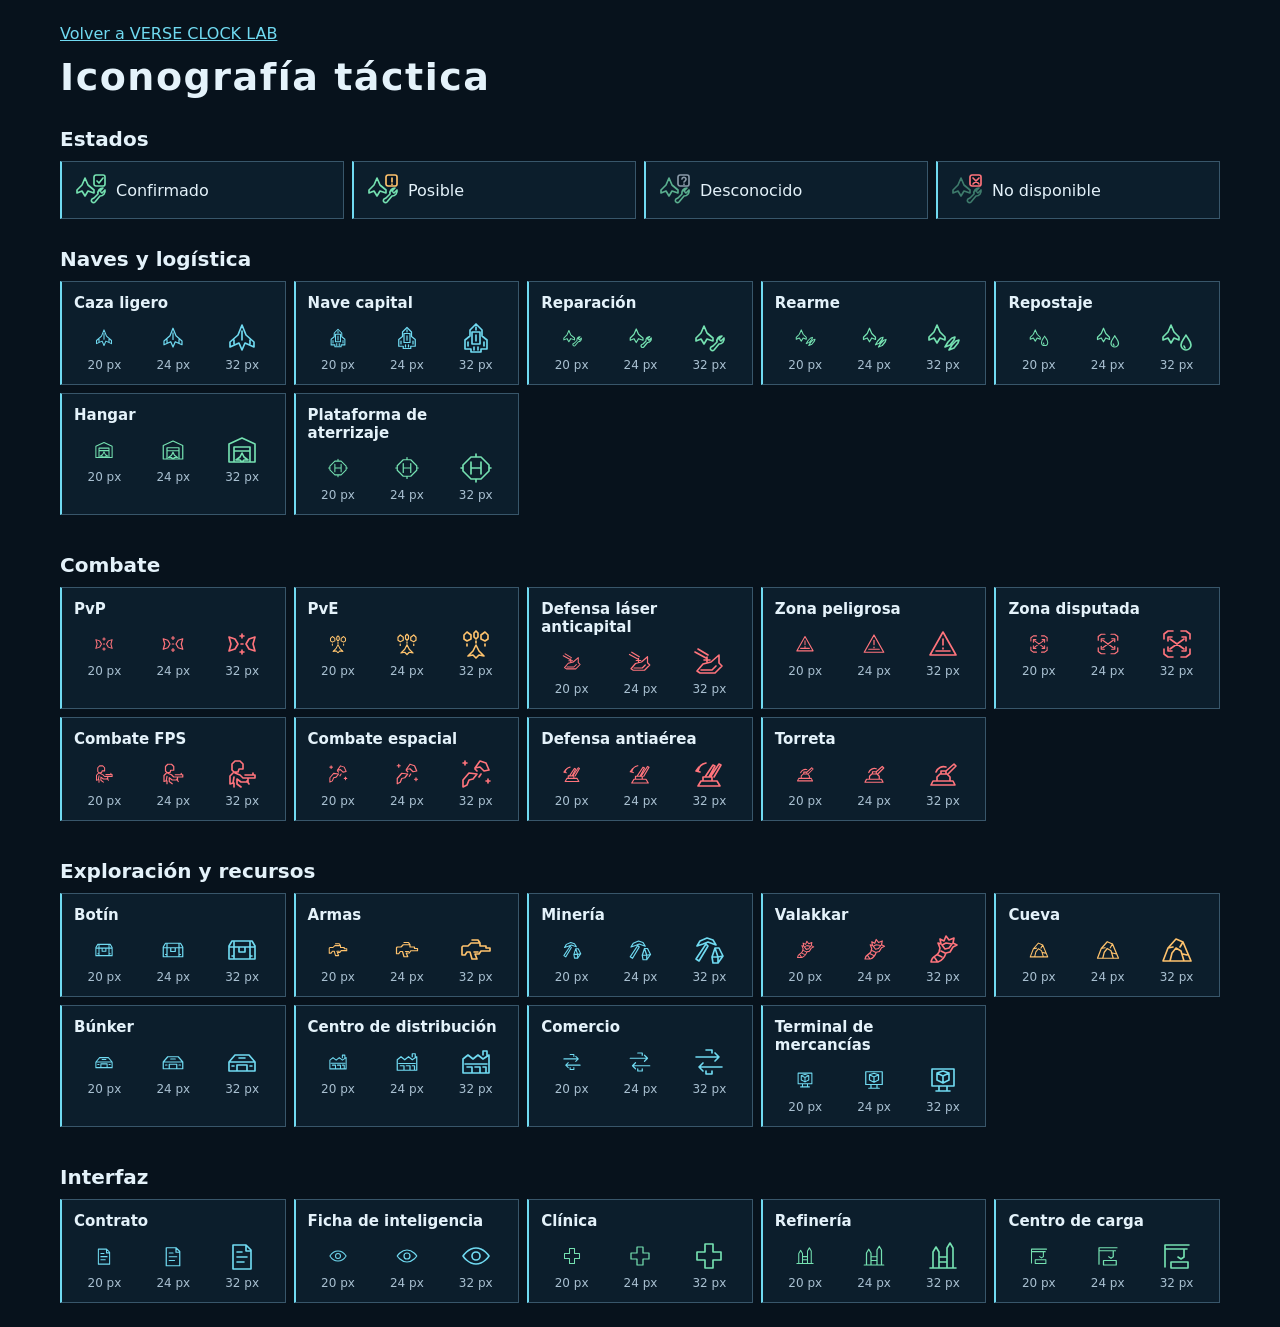
<file: lab-preview/iconos.html>
<!doctype html>
<html lang="es">
<head>
<meta charset="utf-8">
<meta name="viewport" content="width=device-width,initial-scale=1">
<title>VERSE CLOCK LAB · Iconografía táctica</title>
<link rel="stylesheet" href="./src/tactical-icons.css">
<style>
:root{color-scheme:dark;background:#07121c;color:#e4f2fa;font:16px system-ui,sans-serif}
body{max-width:1160px;margin:auto;padding:24px}
a{color:#70daf1}h1{font-size:clamp(24px,4vw,38px);letter-spacing:.04em;margin:12px 0}
h2{font-size:20px;margin:28px 0 10px}h3{font-size:15px;margin:0}
.samples,.icons{display:grid;grid-template-columns:repeat(auto-fit,minmax(min(100%,220px),1fr));gap:8px}
.sample,.icon-tile{background:#0c1e2c;border:1px solid #38566a;border-left:2px solid #70daf1;padding:12px;min-width:0}
.sample{display:flex;align-items:center;gap:10px}
.sizes{display:grid;grid-template-columns:repeat(3,1fr);gap:8px;padding-top:10px}
.size{display:grid;grid-template-rows:32px auto;justify-items:center;align-items:center;gap:4px;color:#a9c0d1;font-size:12px}
@media(max-width:460px){body{padding:16px}.icons{grid-template-columns:repeat(auto-fit,minmax(min(100%,144px),1fr))}.icon-tile{padding:9px}.sizes{gap:4px}}
</style>
</head>
<body>
<a href="./">Volver a VERSE CLOCK LAB</a>
<h1>Iconografía táctica</h1>
<section aria-labelledby="state-title"><h2 id="state-title">Estados</h2><div class="samples" id="states"></div></section>
<main id="library"></main>
<script type="module">
import {tacticalIcon,tacticalIcons,tacticalStates} from './src/tactical-icons.js';
const states=document.getElementById('states');
for(const [state,[label]] of Object.entries(tacticalStates)){
  const sample=document.createElement('div');sample.className='sample';
  sample.append(tacticalIcon('repair',{size:32,state}),label);states.append(sample);
}
const library=document.getElementById('library');
const groups=new Map();
for(const [id,[label,,group]] of Object.entries(tacticalIcons)){
  if(!groups.has(group)){
    const section=document.createElement('section');
    const title=document.createElement('h2');title.textContent=group;
    const grid=document.createElement('div');grid.className='icons';
    section.append(title,grid);library.append(section);groups.set(group,grid);
  }
  const tile=document.createElement('article');tile.className='icon-tile';
  const name=document.createElement('h3');name.textContent=label;
  const sizes=document.createElement('div');sizes.className='sizes';
  for(const size of [20,24,32]){
    const cell=document.createElement('span');cell.className='size';
    cell.append(tacticalIcon(id,{size}),size+' px');sizes.append(cell);
  }
  tile.append(name,sizes);groups.get(group).append(tile);
}
</script>
</body>
</html>
</file>
<file: lab-preview/src/tactical-icons.css>
.tactical-icon {
  --icon-ink: #70daf1;
  display: inline-block;
  flex: none;
  vertical-align: middle;
  color: var(--icon-ink);
  fill: none;
  stroke: currentColor;
  stroke-width: 1.65;
  stroke-linecap: round;
  stroke-linejoin: round;
  overflow: visible;
}
.tactical-icon[data-tone="danger"] { --icon-ink: #ff747c; }
.tactical-icon[data-tone="warning"] { --icon-ink: #ffc36d; }
.tactical-icon[data-tone="service"] { --icon-ink: #75e1b1; }
.tactical-icon[data-state="unknown"] { opacity: .75; }
.tactical-icon[data-state="unavailable"] > path { opacity: .48; }
.tactical-icon-state { color: #b4c4d3; }
.tactical-icon-state rect { fill: #071521; }
[data-state="confirmed"] .tactical-icon-state { color: #75e1b1; }
[data-state="possible"] .tactical-icon-state { color: #ffc36d; }
[data-state="unavailable"] .tactical-icon-state { color: #ff747c; }
.tactical-toolbar,.tactical-filters,.tactical-tools,.tactical-label {
  display: flex;
  align-items: center;
  gap: 8px;
}
.tactical-toolbar { flex-wrap: wrap; justify-content: space-between; }
.tactical-filters,.tactical-tools { flex-wrap: wrap; }
.tactical-filters button,#operationsToggle {
  background: #0c2031;
  border: 1px solid #46728b;
  border-radius: 4px;
  color: #d9f2ff;
  font: 700 14px var(--hud,system-ui);
  min-height: 36px;
  padding: 5px 9px;
  cursor: pointer;
}
.tactical-filters button[aria-pressed="true"],#operationsToggle[aria-pressed="true"] { border-color:#70daf1;background:#204253; }
.tactical-tools a { color: #70daf1; font-size: 14px; }
#operationsPanel { margin: 8px 0; padding: 12px; border: 1px solid #46728b; background: #0b2032; }
#operationsPanel h3 { margin: 0 0 8px; font: 700 17px var(--hud,system-ui); }
.service-icons { list-style: none; padding: 0; margin: 8px 0 0; display: flex; flex-wrap: wrap; gap: 8px 16px; }
.service-icons li { color: #d9f2ff; font-size: 13px; }
@media(max-width:520px) {
  .tactical-filters,.tactical-tools { gap: 6px; }
  .tactical-filters button,#operationsToggle { min-height: 44px; }
}
.stanton-zone { display:flex;align-items:center;gap:8px;font-weight:700;color:#d9f2ff }
.stanton-zone select { min-height:44px;max-width:100%;background:#0c2031;color:#e4f2fa;border:1px solid #46728b;padding:5px 8px;border-radius:4px }
.stanton-metrics { display:grid;grid-template-columns:repeat(auto-fit,minmax(min(100%,250px),1fr));gap:8px }
.stanton-metrics div { border:1px solid #46728b;padding:7px }
.stanton-metrics dd { margin:0;display:flex;gap:8px;align-items:center }
.stanton-metrics progress { height:8px;flex:1;min-width:0;accent-color:#70daf1 }
.stanton-source { color:#70daf1 }

.stanton-pending { grid-column:1/-1;color:#b5d5e6;padding:8px 0 }
.stanton-pending summary { cursor:pointer }
/* The DOM and visual order match at every viewport. */
main { display:flex;flex-direction:column;gap:10px;align-items:stretch }
main > .atlas-search-stack { gap:0!important }
#searchFilters { position:relative;padding-top:5px;color:#a9c4d4 }
#searchFilters > summary,.atlas-audit > summary {
 cursor:pointer;width:fit-content;font:700 13px var(--hud,system-ui);padding:5px 2px;
}
#searchFilters .tactical-toolbar { padding:8px 0 }
main > .solar-console {
 display:grid;grid-template-columns:minmax(0,1fr);grid-template-areas:"hero" "solar" "tl";gap:8px;
}
.solar-console .hero { align-self:stretch;padding:8px 12px 10px }
.solar-console #where { display:block;color:var(--acc2);margin-bottom:4px;overflow-wrap:anywhere }
.solar-console #clock { font-size:clamp(34px,13.5cqi,108px) }
.solar-console:has(#solarEvents[hidden]) #clock { font-size:34px }
.solar-console .solar {
 align-self:stretch;min-height:0;padding:8px 13px 11px;gap:5px;
}
.solar-console .ph { gap:10px }
.solar-console #phase { color:var(--acc);font-size:18px }
.solar-console .ev { min-height:0;padding-top:4px }
.solar-console .ev strong { font-size:clamp(13px,3.5vw,19px);min-height:0 }
.solar-console .solar-next { border-color:var(--acc) }
.solar-console [hidden] { display:none }
.solar-console .ev:not(:has(> :not([hidden]))) { display:none }
.solar-console .tlw { padding:5px 17px 7px }
.solar-console .tl { margin:14px 0 9px;background:#304255 }
.solar-console .tll { letter-spacing:.09em;font-weight:700;color:var(--ink) }
.solar-console #tlNow { top:-7px;width:2px;height:20px;background:var(--acc);box-shadow:0 0 10px var(--acc) }
.solar-console #tlNow::before {
 content:"";position:absolute;bottom:100%;left:50%;transform:translateX(-50%);
 border:5px solid transparent;border-top-color:var(--acc);border-bottom:0;
}
.solar-console #tlNow::after { content:none }
@media(min-width:700px) {
 main > .solar-console {
  grid-template-columns:minmax(0,1fr) minmax(320px, 29%);
  grid-template-areas:"hero solar" "tl tl";
 }
 .solar-console .hero { display:grid;align-content:center;padding:11px 17px 15px }
 .solar-console .solar { align-content:center;padding:12px 17px 15px;gap:10px }
 .solar-console:has(#solarEvents[hidden]) .hero { grid-column:1/-1 }
}
.environment-temperature { color:#ffc36d }
main > #tacticalPanel { padding:12px;border-top:1px solid #70daf1 }
.location-heading { display:flex;align-items:baseline;justify-content:space-between;gap:6px 16px;flex-wrap:wrap;margin-bottom:10px }
.location-heading #mainIntelLocation { margin:0;color:#ffc36d;font:700 clamp(19px,2.6vw,25px)/1.2 var(--hud,system-ui) }
#locationMeta { margin:0;color:#a9c4d4;font:600 14px var(--hud,system-ui) }
#locationDossier { display:grid;gap:8px;grid-template-columns:1fr!important }
#locationDossier > section { min-width:0 }
.location-dossier-block { padding:8px 10px;border-left-width:2px }
.location-dossier-block > h2,.location-dossier-block > summary { margin:0 0 3px;font:700 15px var(--hud,system-ui);color:#8ce7fb }
.location-dossier-block > summary { cursor:pointer }
.location-dossier-block > summary.tactical-label { display:list-item }
.location-dossier-block > summary .tactical-icon { margin-right:6px }
.location-dossier-block > .dossier-fact { margin:3px 0;font:600 15px/1.32 var(--hud,system-ui);white-space:pre-line }
.dossier-fact small { color:#9fb7cb;font-size:12px }
.dossier-refs { margin-left:6px;white-space:nowrap }
.dossier-refs a,.dossier-sources a { color:#8ce7fb }
.dossier-refs a { font:700 12px var(--hud,system-ui);margin-inline-end:4px }
.dossier-sources { margin:4px 0;padding-left:22px }
.dossier-sources li { margin:4px 0;overflow-wrap:anywhere }
#locationSources,#locationDossier [data-domain="navigation"] { grid-column:1/-1 }
@media(min-width:840px){
 #locationDossier { grid-template-columns:repeat(2,minmax(0,1fr))!important;align-items:start }
}
#filterToggle{
 flex:none;min-width:53px;border:1px solid #46728b;background:#0c2031;color:#aee8f6;
 padding:0 7px;font:700 13px var(--hud,system-ui);cursor:pointer
}
#filterToggle[aria-expanded="true"]{background:#204253}
</file>
